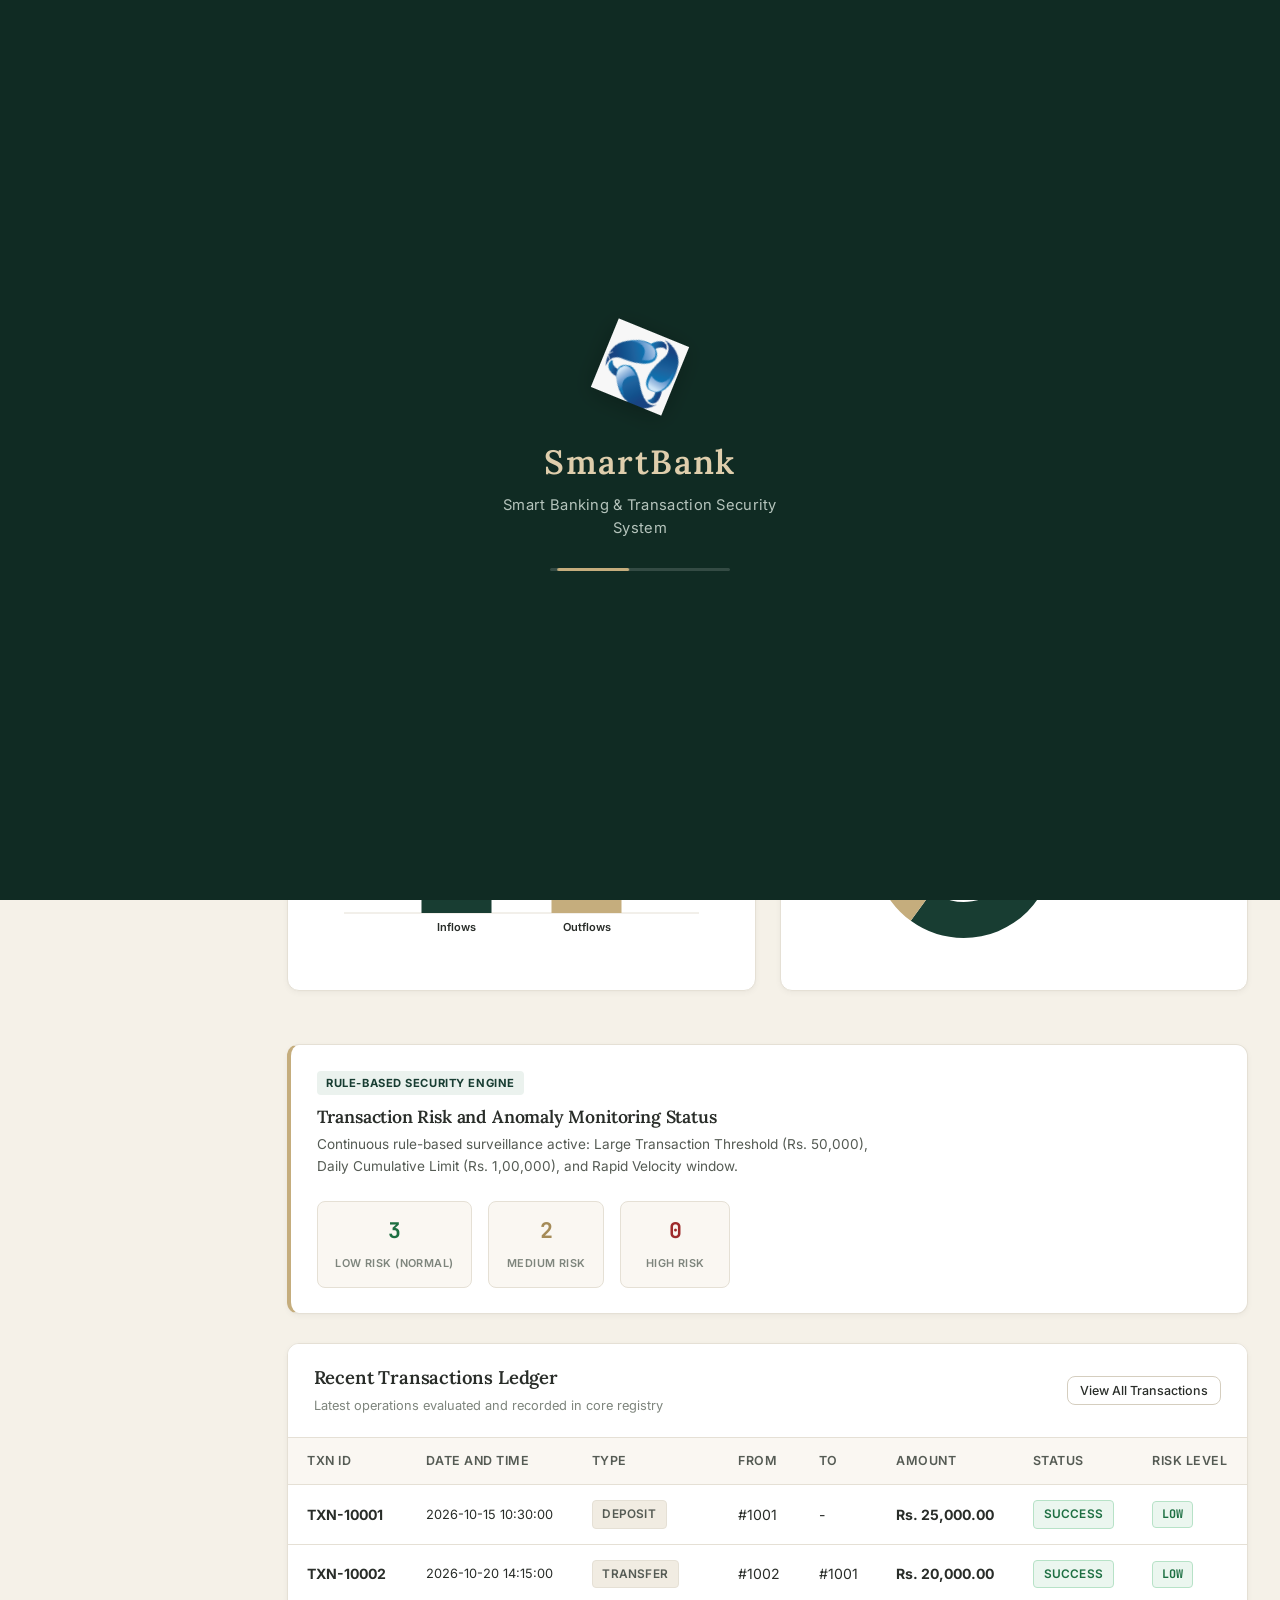
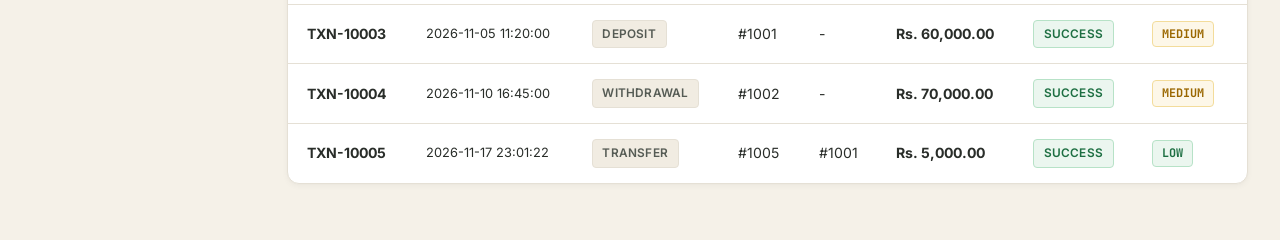
<file: index.html>
<!DOCTYPE html>
<html lang="en">
<head>
  <meta charset="UTF-8">
  <meta http-equiv="refresh" content="0; url=docs/index.html">
  <title>SmartBank - Smart Banking &amp; Transaction Security System</title>
</head>
<body>
  <p>Redirecting to <a href="docs/index.html">SmartBank Platform</a>...</p>
</body>
</html>
</file>
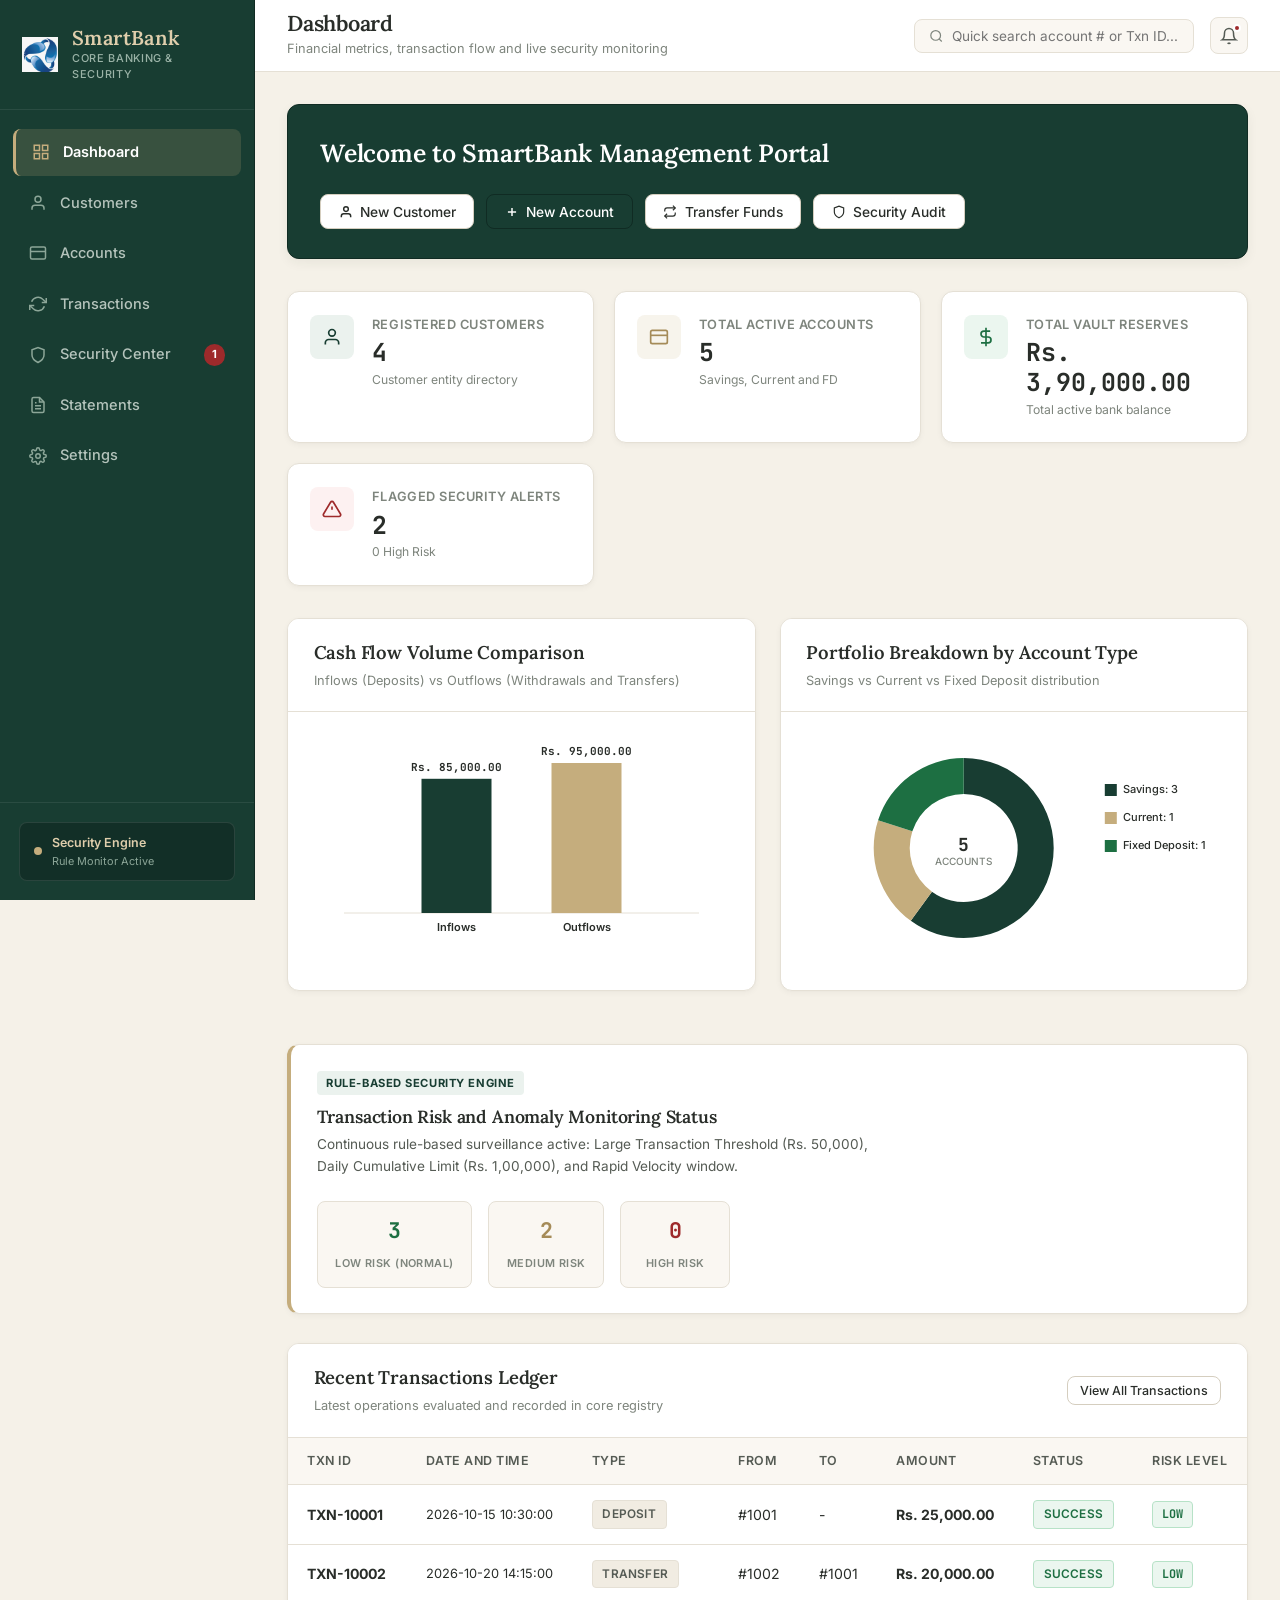
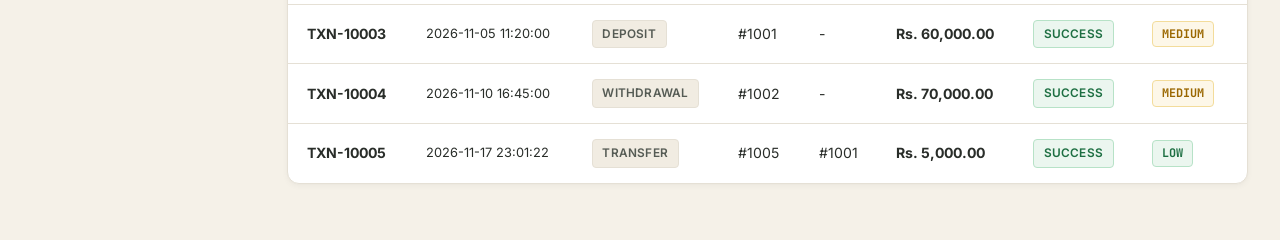
<file: docs/index.html>
<!DOCTYPE html>
<html lang="en">
<head>
  <meta charset="UTF-8">
  <meta name="viewport" content="width=device-width, initial-scale=1.0">
  <title>SmartBank - Smart Banking &amp; Transaction Security Management System</title>
  <link rel="stylesheet" href="style.css">
  <link rel="preconnect" href="https://fonts.googleapis.com">
  <link rel="preconnect" href="https://fonts.gstatic.com" crossorigin>
  <link href="https://fonts.googleapis.com/css2?family=Inter:wght@300;400;500;600;700&family=Lora:ital,wght@0,500;0,600;0,700;1,400&family=JetBrains+Mono:wght@400;500;600&display=swap" rel="stylesheet">
</head>
<body>

  <!-- Splash Screen with Rotating Logo -->
  <div id="splashScreen" class="splash-screen">
    <div class="splash-content">
      <div class="logo-wrapper">
        <img src="logo.png" alt="SmartBank Logo" class="splash-logo rotating-logo">
      </div>
      <h2 class="splash-title">SmartBank</h2>
      <p class="splash-subtitle">Smart Banking &amp; Transaction Security System</p>
      <div class="splash-loader-bar"><div class="splash-loader-fill"></div></div>
    </div>
  </div>

  <!-- Main App Layout -->
  <div class="app-container">

    <!-- Sidebar Navigation -->
    <aside class="sidebar" id="sidebar">
      <div class="sidebar-brand">
        <img src="logo.png" alt="SmartBank Logo" class="brand-logo">
        <div class="brand-text">
          <span class="brand-name">SmartBank</span>
          <span class="brand-tag">Core Banking &amp; Security</span>
        </div>
      </div>

      <nav class="sidebar-nav">
        <a href="#dashboard" class="nav-item active" data-page="dashboard">
          <span class="nav-icon">
            <svg width="18" height="18" viewBox="0 0 24 24" fill="none" stroke="currentColor" stroke-width="2"><rect x="3" y="3" width="7" height="7"></rect><rect x="14" y="3" width="7" height="7"></rect><rect x="14" y="14" width="7" height="7"></rect><rect x="3" y="14" width="7" height="7"></rect></svg>
          </span>
          <span class="nav-label">Dashboard</span>
        </a>

        <a href="#customers" class="nav-item" data-page="customers">
          <span class="nav-icon">
            <svg width="18" height="18" viewBox="0 0 24 24" fill="none" stroke="currentColor" stroke-width="2"><path d="M20 21v-2a4 4 0 0 0-4-4H8a4 4 0 0 0-4 4v2"></path><circle cx="12" cy="7" r="4"></circle></svg>
          </span>
          <span class="nav-label">Customers</span>
        </a>

        <a href="#accounts" class="nav-item" data-page="accounts">
          <span class="nav-icon">
            <svg width="18" height="18" viewBox="0 0 24 24" fill="none" stroke="currentColor" stroke-width="2"><rect x="2" y="4" width="20" height="16" rx="2"></rect><line x1="2" y1="10" x2="22" y2="10"></line></svg>
          </span>
          <span class="nav-label">Accounts</span>
        </a>

        <a href="#transactions" class="nav-item" data-page="transactions">
          <span class="nav-icon">
            <svg width="18" height="18" viewBox="0 0 24 24" fill="none" stroke="currentColor" stroke-width="2"><polyline points="23 4 23 10 17 10"></polyline><polyline points="1 20 1 14 7 14"></polyline><path d="M3.51 9a9 9 0 0 1 14.85-3.36L23 10M1 14l4.64 4.36A9 9 0 0 0 20.49 15"></path></svg>
          </span>
          <span class="nav-label">Transactions</span>
        </a>

        <a href="#security" class="nav-item" data-page="security">
          <span class="nav-icon">
            <svg width="18" height="18" viewBox="0 0 24 24" fill="none" stroke="currentColor" stroke-width="2"><path d="M12 22s8-4 8-10V5l-8-3-8 3v7c0 6 8 10 8 10z"></path></svg>
          </span>
          <span class="nav-label">Security Center</span>
          <span class="nav-badge" id="sidebarAlertBadge" style="display:none;">0</span>
        </a>

        <a href="#statements" class="nav-item" data-page="statements">
          <span class="nav-icon">
            <svg width="18" height="18" viewBox="0 0 24 24" fill="none" stroke="currentColor" stroke-width="2"><path d="M14 2H6a2 2 0 0 0-2 2v16a2 2 0 0 0 2 2h12a2 2 0 0 0 2-2V8z"></path><polyline points="14 2 14 8 20 8"></polyline><line x1="16" y1="13" x2="8" y2="13"></line><line x1="16" y1="17" x2="8" y2="17"></line><polyline points="10 9 9 9 8 9"></polyline></svg>
          </span>
          <span class="nav-label">Statements</span>
        </a>

        <a href="#settings" class="nav-item" data-page="settings">
          <span class="nav-icon">
            <svg width="18" height="18" viewBox="0 0 24 24" fill="none" stroke="currentColor" stroke-width="2"><circle cx="12" cy="12" r="3"></circle><path d="M19.4 15a1.65 1.65 0 0 0 .33 1.82l.06.06a2 2 0 0 1 0 2.83 2 2 0 0 1-2.83 0l-.06-.06a1.65 1.65 0 0 0-1.82-.33 1.65 1.65 0 0 0-1 1.51V21a2 2 0 0 1-2 2 2 2 0 0 1-2-2v-.09A1.65 1.65 0 0 0 9 19.4a1.65 1.65 0 0 0-1.82.33l-.06.06a2 2 0 0 1-2.83 0 2 2 0 0 1 0-2.83l.06-.06a1.65 1.65 0 0 0 .33-1.82 1.65 1.65 0 0 0-1.51-1H3a2 2 0 0 1-2-2 2 2 0 0 1 2-2h.09A1.65 1.65 0 0 0 4.6 9a1.65 1.65 0 0 0-.33-1.82l-.06-.06a2 2 0 0 1 0-2.83 2 2 0 0 1 2.83 0l.06.06a1.65 1.65 0 0 0 1.82.33H9a1.65 1.65 0 0 0 1-1.51V3a2 2 0 0 1 2-2 2 2 0 0 1 2 2v.09a1.65 1.65 0 0 0 1 1.51 1.65 1.65 0 0 0 1.82-.33l.06-.06a2 2 0 0 1 2.83 0 2 2 0 0 1 0 2.83l-.06.06a1.65 1.65 0 0 0-.33 1.82V9a1.65 1.65 0 0 0 1.51 1H21a2 2 0 0 1 2 2 2 2 0 0 1-2 2h-.09a1.65 1.65 0 0 0-1.51 1z"></path></svg>
          </span>
          <span class="nav-label">Settings</span>
        </a>
      </nav>

      <div class="sidebar-footer">
        <div class="security-chip">
          <span class="pulse-dot"></span>
          <div class="security-chip-text">
            <span class="chip-title">Security Engine</span>
            <span class="chip-sub">Rule Monitor Active</span>
          </div>
        </div>
      </div>
    </aside>

    <!-- Main Content Area -->
    <div class="main-wrapper">

      <!-- Top Header Navigation -->
      <header class="topbar">
        <div class="topbar-left">
          <button class="menu-toggle" id="menuToggle" aria-label="Toggle Navigation">
            <svg width="20" height="20" viewBox="0 0 24 24" fill="none" stroke="currentColor" stroke-width="2"><line x1="3" y1="12" x2="21" y2="12"></line><line x1="3" y1="6" x2="21" y2="6"></line><line x1="3" y1="18" x2="21" y2="18"></line></svg>
          </button>
          <div class="page-title-box">
            <h1 class="page-title" id="pageTitleHeading">Dashboard</h1>
            <span class="page-subtitle" id="pageSubtitleHeading">Financial metrics, transaction flow and live security monitoring</span>
          </div>
        </div>

        <div class="topbar-right">
          <!-- Global Search Box -->
          <div class="search-box">
            <svg class="search-icon" width="16" height="16" viewBox="0 0 24 24" fill="none" stroke="currentColor" stroke-width="2"><circle cx="11" cy="11" r="8"></circle><line x1="21" y1="21" x2="16.65" y2="16.65"></line></svg>
            <input type="text" id="globalSearchInput" placeholder="Quick search account # or Txn ID...">
          </div>

          <!-- Notification Bell -->
          <button class="topbar-btn" id="notifBellBtn" title="Security Alerts">
            <svg width="18" height="18" viewBox="0 0 24 24" fill="none" stroke="currentColor" stroke-width="2"><path d="M18 8A6 6 0 0 0 6 8c0 7-3 9-3 9h18s-3-2-3-9"></path><path d="M13.73 21a2 2 0 0 1-3.46 0"></path></svg>
            <span class="badge-dot" id="headerAlertBadge" style="display:none;"></span>
          </button>
        </div>
      </header>

      <!-- Main Dynamic Content Container -->
      <main class="content-body">

        <!-- ================= PAGE: DASHBOARD ================= -->
        <section class="page-section active" id="page-dashboard">
          
          <!-- Welcome Hero Bar (Date/Day removed as requested) -->
          <div class="dashboard-hero">
            <div class="hero-left">
              <h2>Welcome to SmartBank Management Portal</h2>
            </div>
            <div class="hero-actions">
              <button class="btn btn-secondary" onclick="openRegisterCustomerModal()">
                <svg width="14" height="14" viewBox="0 0 24 24" fill="none" stroke="currentColor" stroke-width="2.5"><path d="M20 21v-2a4 4 0 0 0-4-4H8a4 4 0 0 0-4 4v2"></path><circle cx="12" cy="7" r="4"></circle></svg>
                New Customer
              </button>
              <button class="btn btn-primary" onclick="navigateTo('accounts', 'create')">
                <svg width="14" height="14" viewBox="0 0 24 24" fill="none" stroke="currentColor" stroke-width="2.5"><line x1="12" y1="5" x2="12" y2="19"></line><line x1="5" y1="12" x2="19" y2="12"></line></svg>
                New Account
              </button>
              <button class="btn btn-secondary" onclick="navigateTo('transactions', 'transfer')">
                <svg width="14" height="14" viewBox="0 0 24 24" fill="none" stroke="currentColor" stroke-width="2"><polyline points="17 1 21 5 17 9"></polyline><path d="M3 11V9a4 4 0 0 1 4-4h14"></path><polyline points="7 23 3 19 7 15"></polyline><path d="M21 13v2a4 4 0 0 1-4 4H3"></path></svg>
                Transfer Funds
              </button>
              <button class="btn btn-secondary" onclick="navigateTo('security')">
                <svg width="14" height="14" viewBox="0 0 24 24" fill="none" stroke="currentColor" stroke-width="2"><path d="M12 22s8-4 8-10V5l-8-3-8 3v7c0 6 8 10 8 10z"></path></svg>
                Security Audit
              </button>
            </div>
          </div>

          <!-- Key Metrics Cards -->
          <div class="stats-grid">
            <div class="stat-card">
              <div class="stat-icon-wrap bg-forest-subtle text-forest">
                <svg width="20" height="20" viewBox="0 0 24 24" fill="none" stroke="currentColor" stroke-width="2"><path d="M20 21v-2a4 4 0 0 0-4-4H8a4 4 0 0 0-4 4v2"></path><circle cx="12" cy="7" r="4"></circle></svg>
              </div>
              <div class="stat-content">
                <span class="stat-label">Registered Customers</span>
                <span class="stat-value" id="statCustomersCount">0</span>
                <span class="stat-meta text-muted">Customer entity directory</span>
              </div>
            </div>

            <div class="stat-card">
              <div class="stat-icon-wrap bg-brass-subtle text-brass">
                <svg width="20" height="20" viewBox="0 0 24 24" fill="none" stroke="currentColor" stroke-width="2"><rect x="2" y="4" width="20" height="16" rx="2"></rect><line x1="2" y1="10" x2="22" y2="10"></line></svg>
              </div>
              <div class="stat-content">
                <span class="stat-label">Total Active Accounts</span>
                <span class="stat-value" id="statAccountsCount">0</span>
                <span class="stat-meta text-muted">Savings, Current and FD</span>
              </div>
            </div>

            <div class="stat-card">
              <div class="stat-icon-wrap bg-green-subtle text-green">
                <svg width="20" height="20" viewBox="0 0 24 24" fill="none" stroke="currentColor" stroke-width="2"><line x1="12" y1="1" x2="12" y2="23"></line><path d="M17 5H9.5a3.5 3.5 0 0 0 0 7h5a3.5 3.5 0 0 1 0 7H6"></path></svg>
              </div>
              <div class="stat-content">
                <span class="stat-label">Total Vault Reserves</span>
                <span class="stat-value text-green" id="statTotalDeposits">Rs. 0.00</span>
                <span class="stat-meta text-muted">Total active bank balance</span>
              </div>
            </div>

            <div class="stat-card">
              <div class="stat-icon-wrap bg-red-subtle text-red">
                <svg width="20" height="20" viewBox="0 0 24 24" fill="none" stroke="currentColor" stroke-width="2"><path d="M10.29 3.86L1.82 18a2 2 0 0 0 1.71 3h16.94a2 2 0 0 0 1.71-3L13.71 3.86a2 2 0 0 0-3.42 0z"></path><line x1="12" y1="9" x2="12" y2="13"></line><line x1="12" y1="17" x2="12.01" y2="17"></line></svg>
              </div>
              <div class="stat-content">
                <span class="stat-label">Flagged Security Alerts</span>
                <span class="stat-value text-red" id="statAlertsCount">0</span>
                <span class="stat-meta text-muted" id="statHighRiskSub">0 High Risk</span>
              </div>
            </div>
          </div>

          <!-- Portfolio and Flow Summary Cards -->
          <div class="charts-grid">
            <div class="card chart-card">
              <div class="card-header flex-header">
                <div>
                  <h3>Cash Flow Volume Comparison</h3>
                  <span class="card-subtitle">Inflows (Deposits) vs Outflows (Withdrawals and Transfers)</span>
                </div>
              </div>
              <div class="card-body">
                <div class="canvas-container">
                  <canvas id="cashFlowChart" height="220"></canvas>
                </div>
              </div>
            </div>

            <div class="card chart-card">
              <div class="card-header flex-header">
                <div>
                  <h3>Portfolio Breakdown by Account Type</h3>
                  <span class="card-subtitle">Savings vs Current vs Fixed Deposit distribution</span>
                </div>
              </div>
              <div class="card-body">
                <div class="canvas-container">
                  <canvas id="accountTypeChart" height="220"></canvas>
                </div>
              </div>
            </div>
          </div>

          <!-- Security Overview Banner -->
          <div class="security-overview-card">
            <div class="sec-left">
              <div class="sec-badge">RULE-BASED SECURITY ENGINE</div>
              <h3>Transaction Risk and Anomaly Monitoring Status</h3>
              <p>Continuous rule-based surveillance active: Large Transaction Threshold (Rs. 50,000), Daily Cumulative Limit (Rs. 1,00,000), and Rapid Velocity window.</p>
            </div>
            <div class="sec-stats">
              <div class="sec-stat-box low">
                <span class="sec-val" id="dashLowRiskCount">0</span>
                <span class="sec-lbl">LOW RISK (Normal)</span>
              </div>
              <div class="sec-stat-box medium">
                <span class="sec-val" id="dashMedRiskCount">0</span>
                <span class="sec-lbl">MEDIUM RISK</span>
              </div>
              <div class="sec-stat-box high">
                <span class="sec-val" id="dashHighRiskCount">0</span>
                <span class="sec-lbl">HIGH RISK</span>
              </div>
            </div>
          </div>

          <!-- Recent Transactions Preview -->
          <div class="card">
            <div class="card-header flex-header">
              <div>
                <h3>Recent Transactions Ledger</h3>
                <span class="card-subtitle">Latest operations evaluated and recorded in core registry</span>
              </div>
              <button class="btn btn-secondary btn-sm" onclick="navigateTo('transactions')">View All Transactions</button>
            </div>
            <div class="table-wrapper">
              <table class="data-table">
                <thead>
                  <tr>
                    <th>Txn ID</th>
                    <th>Date and Time</th>
                    <th>Type</th>
                    <th>From</th>
                    <th>To</th>
                    <th>Amount</th>
                    <th>Status</th>
                    <th>Risk Level</th>
                  </tr>
                </thead>
                <tbody id="dashRecentTxnBody">
                  <tr><td colspan="8" class="text-center text-muted">No transactions recorded yet.</td></tr>
                </tbody>
              </table>
            </div>
          </div>

        </section>

        <!-- ================= PAGE: CUSTOMERS ================= -->
        <section class="page-section" id="page-customers">
          
          <div class="section-toolbar">
            <div class="toolbar-search">
              <input type="text" id="customerSearchInput" class="form-control" placeholder="Search customer by name, ID, email or phone...">
            </div>
            <button class="btn btn-primary" id="btnOpenRegisterCustomerModal">
              <svg width="14" height="14" viewBox="0 0 24 24" fill="none" stroke="currentColor" stroke-width="2.5"><line x1="12" y1="5" x2="12" y2="19"></line><line x1="5" y1="12" x2="19" y2="12"></line></svg>
              Register New Customer
            </button>
          </div>

          <!-- Customers Directory Table -->
          <div class="card">
            <div class="card-header flex-header">
              <div>
                <h3>Registered Customer Directory</h3>
                <span class="card-subtitle">Customer profiles holding one or multiple specialized bank accounts</span>
              </div>
              <span class="badge badge-neutral" id="customerCountBadge">0 Customers</span>
            </div>
            <div class="table-wrapper">
              <table class="data-table">
                <thead>
                  <tr>
                    <th>Customer ID</th>
                    <th>Full Name</th>
                    <th>Email Address</th>
                    <th>Phone Number</th>
                    <th>Owned Accounts</th>
                    <th>Actions</th>
                  </tr>
                </thead>
                <tbody id="customersTableBody">
                  <!-- Populated by app.js -->
                </tbody>
              </table>
            </div>
          </div>

        </section>

        <!-- ================= PAGE: ACCOUNTS ================= -->
        <section class="page-section" id="page-accounts">
          
          <div class="section-toolbar">
            <div class="toolbar-search">
              <input type="text" id="accountSearchInput" class="form-control" placeholder="Search accounts by name, account # or customer ID...">
              <select id="accountTypeFilter" class="form-control filter-select">
                <option value="ALL">All Account Types</option>
                <option value="Savings Account">Savings Accounts</option>
                <option value="Current Account">Current Accounts</option>
                <option value="Fixed Deposit">Fixed Deposits</option>
              </select>
            </div>
            <button class="btn btn-primary" id="btnOpenCreateAccountModal">
              <svg width="14" height="14" viewBox="0 0 24 24" fill="none" stroke="currentColor" stroke-width="2.5"><line x1="12" y1="5" x2="12" y2="19"></line><line x1="5" y1="12" x2="19" y2="12"></line></svg>
              Open New Account
            </button>
          </div>

          <!-- Accounts Directory Table -->
          <div class="card">
            <div class="card-header flex-header">
              <div>
                <h3>Registered Banking Accounts</h3>
                <span class="card-subtitle">Encapsulated account records with specialized interest and withdrawal rules</span>
              </div>
              <span class="badge badge-neutral" id="accountCountBadge">0 Accounts</span>
            </div>
            <div class="table-wrapper">
              <table class="data-table">
                <thead>
                  <tr>
                    <th>Account #</th>
                    <th>Customer ID</th>
                    <th>Account Holder</th>
                    <th>Account Type</th>
                    <th>Features / Limits</th>
                    <th>Current Balance</th>
                    <th>Status</th>
                    <th>Actions</th>
                  </tr>
                </thead>
                <tbody id="accountsTableBody">
                  <!-- Populated by app.js -->
                </tbody>
              </table>
            </div>
          </div>

        </section>

        <!-- ================= PAGE: TRANSACTIONS ================= -->
        <section class="page-section" id="page-transactions">
          
          <div class="grid-layout-2col">
            
            <!-- Left: Operations Forms Container -->
            <div class="card">
              <div class="card-header">
                <h3>Banking Operations Form</h3>
                <span class="card-subtitle">Perform deposits, withdrawals, or atomic fund transfers</span>
              </div>
              
              <!-- Operation Tabs -->
              <div class="tabs-nav">
                <button class="tab-btn active" data-tx-tab="deposit">Deposit Funds</button>
                <button class="tab-btn" data-tx-tab="withdraw">Withdraw Funds</button>
                <button class="tab-btn" data-tx-tab="transfer">Transfer Money</button>
              </div>

              <div class="card-body">

                <!-- DEPOSIT FORM -->
                <form id="depositForm" class="tx-form active">
                  <div class="form-group">
                    <label>Destination Account Number <span class="required">*</span></label>
                    <input type="number" id="depAccountNum" class="form-control" placeholder="Enter account # (e.g. 1001)" required>
                    <span class="account-peek" id="depAccountPeek"></span>
                  </div>
                  <div class="form-group">
                    <label>Deposit Amount (Rs.) <span class="required">*</span></label>
                    <input type="number" step="0.01" min="1" id="depAmount" class="form-control" placeholder="0.00" required>
                  </div>
                  <div class="form-group">
                    <label>Narration / Description</label>
                    <input type="text" id="depNote" class="form-control" placeholder="e.g. Salary credit, Cash deposit">
                  </div>
                  <button type="submit" class="btn btn-primary btn-block">Process Deposit</button>
                </form>

                <!-- WITHDRAWAL FORM -->
                <form id="withdrawForm" class="tx-form">
                  <div class="form-group">
                    <label>Source Account Number <span class="required">*</span></label>
                    <input type="number" id="withAccountNum" class="form-control" placeholder="Enter account # (e.g. 1001)" required>
                    <span class="account-peek" id="withAccountPeek"></span>
                  </div>
                  <div class="form-group">
                    <label>Withdrawal Amount (Rs.) <span class="required">*</span></label>
                    <input type="number" step="0.01" min="1" id="withAmount" class="form-control" placeholder="0.00" required>
                    <span class="form-hint">Savings requires Rs. 1,000 min balance. Current accounts support approved overdraft.</span>
                  </div>
                  <div class="form-group">
                    <label>Reason / Note</label>
                    <input type="text" id="withNote" class="form-control" placeholder="e.g. ATM cash withdrawal">
                  </div>
                  <button type="submit" class="btn btn-danger btn-block">Process Withdrawal</button>
                </form>

                <!-- TRANSFER FORM -->
                <form id="transferForm" class="tx-form">
                  <div class="form-group">
                    <label>Source (Sender) Account # <span class="required">*</span></label>
                    <input type="number" id="trSenderNum" class="form-control" placeholder="Sender account # (e.g. 1001)" required>
                    <span class="account-peek" id="trSenderPeek"></span>
                  </div>
                  <div class="form-group">
                    <label>Destination (Receiver) Account # <span class="required">*</span></label>
                    <input type="number" id="trReceiverNum" class="form-control" placeholder="Receiver account # (e.g. 1002)" required>
                    <span class="account-peek" id="trReceiverPeek"></span>
                  </div>
                  <div class="form-group">
                    <label>Transfer Amount (Rs.) <span class="required">*</span></label>
                    <input type="number" step="0.01" min="1" id="trAmount" class="form-control" placeholder="0.00" required>
                  </div>
                  <div class="form-group">
                    <label>Transfer Narration / Purpose</label>
                    <input type="text" id="trNote" class="form-control" placeholder="e.g. Invoice settlement, Fund transfer">
                  </div>
                  <button type="submit" class="btn btn-primary btn-block">Execute Atomic Transfer</button>
                </form>

              </div>
            </div>

            <!-- Right: Real-time Transaction Receipt Card -->
            <div class="card receipt-card">
              <div class="card-header flex-header">
                <div>
                  <h3>Transaction Audit Receipt</h3>
                  <span class="card-subtitle">Real-time ledger voucher and security evaluation stamp</span>
                </div>
              </div>
              <div class="card-body" id="receiptOutputContainer">
                <div class="empty-state">
                  <svg width="48" height="48" viewBox="0 0 24 24" fill="none" stroke="currentColor" stroke-width="1.5"><path d="M14 2H6a2 2 0 0 0-2 2v16a2 2 0 0 0 2 2h12a2 2 0 0 0 2-2V8z"></path><polyline points="14 2 14 8 20 8"></polyline><line x1="16" y1="13" x2="8" y2="13"></line><line x1="16" y1="17" x2="8" y2="17"></line></svg>
                  <h4>No Active Receipt</h4>
                  <p>Execute an operation on the left to generate an instant audit receipt.</p>
                </div>
              </div>
            </div>

          </div>

          <!-- Transaction History Section with Search & Filters -->
          <div class="card mt-4">
            <div class="card-header flex-header">
              <div>
                <h3>Transaction History &amp; Audit Log</h3>
                <span class="card-subtitle">Complete chronological record of all banking events with risk tagging</span>
              </div>
              <div class="toolbar-search">
                <input type="text" id="txHistorySearch" class="form-control" placeholder="Search by Txn ID or Acc #...">
                <select id="txTypeFilter" class="form-control filter-select">
                  <option value="ALL">All Types</option>
                  <option value="DEPOSIT">Deposits</option>
                  <option value="WITHDRAWAL">Withdrawals</option>
                  <option value="TRANSFER">Transfers</option>
                </select>
                <select id="txRiskFilter" class="form-control filter-select">
                  <option value="ALL">All Risk Levels</option>
                  <option value="LOW">Low Risk</option>
                  <option value="MEDIUM">Medium Risk</option>
                  <option value="HIGH">High Risk</option>
                </select>
              </div>
            </div>
            <div class="table-wrapper">
              <table class="data-table">
                <thead>
                  <tr>
                    <th>Txn ID</th>
                    <th>Timestamp</th>
                    <th>Type</th>
                    <th>From</th>
                    <th>To</th>
                    <th>Amount</th>
                    <th>Status</th>
                    <th>Risk Category</th>
                    <th>Narration</th>
                  </tr>
                </thead>
                <tbody id="transactionHistoryTableBody">
                  <!-- Populated by app.js -->
                </tbody>
              </table>
            </div>
          </div>

        </section>

        <!-- ================= PAGE: SECURITY CENTER ================= -->
        <section class="page-section" id="page-security">
          
          <!-- Security Stats Grid -->
          <div class="stats-grid">
            <div class="stat-card">
              <div class="stat-icon-wrap bg-red-subtle text-red">
                <svg width="20" height="20" viewBox="0 0 24 24" fill="none" stroke="currentColor" stroke-width="2"><path d="M12 22s8-4 8-10V5l-8-3-8 3v7c0 6 8 10 8 10z"></path></svg>
              </div>
              <div class="stat-content">
                <span class="stat-label">Total Flagged Events</span>
                <span class="stat-value text-red" id="secTotalAlerts">0</span>
                <span class="stat-meta text-muted">Audited by rule engine</span>
              </div>
            </div>

            <div class="stat-card">
              <div class="stat-icon-wrap bg-red-subtle text-red">
                <svg width="20" height="20" viewBox="0 0 24 24" fill="none" stroke="currentColor" stroke-width="2"><circle cx="12" cy="12" r="10"></circle><line x1="12" y1="8" x2="12" y2="12"></line><line x1="12" y1="16" x2="12.01" y2="16"></line></svg>
              </div>
              <div class="stat-content">
                <span class="stat-label">High-Risk Alerts</span>
                <span class="stat-value text-red" id="secHighRiskCount">0</span>
                <span class="stat-meta text-muted">Critical thresholds breached</span>
              </div>
            </div>

            <div class="stat-card">
              <div class="stat-icon-wrap bg-brass-subtle text-brass">
                <svg width="20" height="20" viewBox="0 0 24 24" fill="none" stroke="currentColor" stroke-width="2"><path d="M10.29 3.86L1.82 18a2 2 0 0 0 1.71 3h16.94a2 2 0 0 0 1.71-3L13.71 3.86a2 2 0 0 0-3.42 0z"></path></svg>
              </div>
              <div class="stat-content">
                <span class="stat-label">Medium-Risk Alerts</span>
                <span class="stat-value text-brass" id="secMedRiskCount">0</span>
                <span class="stat-meta text-muted">Advisory review events</span>
              </div>
            </div>

            <div class="stat-card">
              <div class="stat-icon-wrap bg-green-subtle text-green">
                <svg width="20" height="20" viewBox="0 0 24 24" fill="none" stroke="currentColor" stroke-width="2"><polyline points="20 6 9 17 4 12"></polyline></svg>
              </div>
              <div class="stat-content">
                <span class="stat-label">Reviewed &amp; Cleared</span>
                <span class="stat-value text-green" id="secApprovedCount">0</span>
                <span class="stat-meta text-muted">Cleared by supervisor</span>
              </div>
            </div>
          </div>

          <!-- Active Security Rules Card -->
          <div class="card mb-4">
            <div class="card-header">
              <h3>Rule-Based Anomaly Detection Configuration</h3>
              <span class="card-subtitle">Active financial risk policies monitored across all accounts</span>
            </div>
            <div class="card-body">
              <div class="rules-grid">
                <div class="rule-box">
                  <div class="rule-header">
                    <span class="rule-tag tag-high">Rule 1</span>
                    <h4>Large Transaction Alert</h4>
                  </div>
                  <p>Transactions exceeding configured threshold are flagged for immediate supervisory review.</p>
                  <div class="rule-meta">Threshold: <strong id="cfgRuleLargeTx">Rs. 50,000.00</strong></div>
                </div>

                <div class="rule-box">
                  <div class="rule-header">
                    <span class="rule-tag tag-high">Rule 2</span>
                    <h4>Daily Cumulative Debit Limit</h4>
                  </div>
                  <p>Monitors cumulative daily withdrawals and outgoing transfers per account to prevent account drain.</p>
                  <div class="rule-meta">Daily Limit: <strong id="cfgRuleDaily">Rs. 1,00,000.00</strong></div>
                </div>

                <div class="rule-box">
                  <div class="rule-header">
                    <span class="rule-tag tag-medium">Rule 3</span>
                    <h4>Rapid Transaction Velocity</h4>
                  </div>
                  <p>Detects multiple rapid consecutive transactions within a narrow time window using epoch-based timestamp analysis.</p>
                  <div class="rule-meta">Velocity Rule: <strong id="cfgRuleVelocity">3 transactions in 2 mins</strong></div>
                </div>
              </div>
            </div>
          </div>

          <!-- Live Security Alerts Table -->
          <div class="card">
            <div class="card-header flex-header">
              <div>
                <h3>Security Events &amp; Anomaly Alerts Log</h3>
                <span class="card-subtitle">All transactions flagged by rule-based monitoring with administrative review actions</span>
              </div>
            </div>
            <div class="table-wrapper">
              <table class="data-table">
                <thead>
                  <tr>
                    <th>Alert ID</th>
                    <th>Txn ID</th>
                    <th>Account #</th>
                    <th>Amount</th>
                    <th>Risk Category</th>
                    <th>Flag Reason</th>
                    <th>Timestamp</th>
                    <th>Review Status</th>
                    <th>Action</th>
                  </tr>
                </thead>
                <tbody id="securityAlertsTableBody">
                  <!-- Populated by app.js -->
                </tbody>
              </table>
            </div>
          </div>

        </section>

        <!-- ================= PAGE: STATEMENTS ================= -->
        <section class="page-section" id="page-statements">
          
          <div class="statement-search-toolbar">
            <div class="form-group mb-0">
              <label>Select Account for Statement Generation</label>
              <div class="d-flex gap-2">
                <input type="number" id="stmtAccountInput" class="form-control" placeholder="Enter Account # (e.g. 1001)">
                <button class="btn btn-primary" id="btnGenerateStatement">Generate Statement</button>
                <button class="btn btn-secondary" id="btnPrintStatement" onclick="window.print()">Print / Export PDF</button>
              </div>
            </div>
          </div>

          <!-- Printable Official Bank Statement Document -->
          <div class="statement-document card" id="statementDocumentContainer">
            <div class="statement-header">
              <div class="stmt-brand">
                <img src="logo.png" alt="SmartBank Logo" class="brand-logo">
                <div>
                  <h2>SmartBank Financial Corporation</h2>
                  <p>Core Banking &amp; Financial Security Division | Official Account Statement</p>
                </div>
              </div>
              <div class="stmt-meta text-right">
                <span class="stmt-date" id="stmtCurrentDate">Date: 2026-11-17</span>
                <span class="stmt-badge">CERTIFIED COPY</span>
              </div>
            </div>

            <div class="statement-account-info" id="stmtAccountDetailsBox">
              <div class="info-cell">
                <span class="lbl">Customer ID</span>
                <span class="val" id="stmtCustomerId">CUST-201</span>
              </div>
              <div class="info-cell">
                <span class="lbl">Account Holder</span>
                <span class="val" id="stmtHolderName">Vikram Malhotra</span>
              </div>
              <div class="info-cell">
                <span class="lbl">Account Number</span>
                <span class="val" id="stmtAccountNum">1001</span>
              </div>
              <div class="info-cell">
                <span class="lbl">Account Type</span>
                <span class="val" id="stmtAccountType">Savings Account</span>
              </div>
              <div class="info-cell">
                <span class="lbl">Current Balance</span>
                <span class="val text-green" id="stmtClosingBalance">Rs. 0.00</span>
              </div>
            </div>

            <div class="statement-ledger">
              <h4>Transaction History Ledger</h4>
              <table class="data-table">
                <thead>
                  <tr>
                    <th>Date and Time</th>
                    <th>Transaction ID</th>
                    <th>Description</th>
                    <th>Type</th>
                    <th>Amount</th>
                    <th>Balance</th>
                  </tr>
                </thead>
                <tbody id="stmtLedgerBody">
                  <tr><td colspan="6" class="text-center text-muted">Enter an account number above to view statement records.</td></tr>
                </tbody>
              </table>
            </div>

            <div class="statement-footer">
              <p>This is a certified bank statement generated by SmartBank Core Banking System. Demonstrates C++ OOP Friend Class pattern with privileged account access.</p>
              <p class="stmt-sign">Authorized System Controller: System Administrator</p>
            </div>
          </div>

        </section>

        <!-- ================= PAGE: SETTINGS ================= -->
        <section class="page-section" id="page-settings">
          
          <div class="grid-layout-2col">
            
            <!-- Security Rules Settings -->
            <div class="card">
              <div class="card-header">
                <h3>Security Threshold Settings</h3>
                <span class="card-subtitle">Tune the rule-based fraud detection engine thresholds</span>
              </div>
              <div class="card-body">
                <form id="settingsRulesForm">
                  <div class="form-group">
                    <label>Large Transaction Alert Threshold (Rs.)</label>
                    <input type="number" id="setLargeThreshold" class="form-control" value="50000" min="1000">
                    <span class="form-hint">Transactions >= this value trigger MEDIUM risk. >= 2x triggers HIGH risk.</span>
                  </div>
                  <div class="form-group">
                    <label>Daily Cumulative Debit Limit (Rs.)</label>
                    <input type="number" id="setDailyLimit" class="form-control" value="100000" min="5000">
                    <span class="form-hint">Alerts when daily outgoing debits exceed this volume.</span>
                  </div>
                  <div class="form-group">
                    <label>Velocity Burst Transaction Count</label>
                    <input type="number" id="setVelocityCount" class="form-control" value="3" min="2" max="10">
                    <span class="form-hint">Number of transactions within 2 minutes before triggering alert.</span>
                  </div>
                  <button type="submit" class="btn btn-primary">Save Security Rules</button>
                </form>
              </div>
            </div>

            <!-- Persistence & Storage Management -->
            <div class="card">
              <div class="card-header">
                <h3>Storage &amp; Data Management</h3>
                <span class="card-subtitle">Manage client-side persistent banking database</span>
              </div>
              <div class="card-body">
                <div class="storage-info-box">
                  <div class="d-flex justify-between align-center mb-2">
                    <span class="font-600">Storage Engine:</span>
                    <span class="badge badge-success">LocalStorage Active</span>
                  </div>
                  <p class="text-sm text-secondary mb-3">All customers, accounts, transactions, and security alerts automatically persist across application restarts and page refreshes.</p>
                </div>

                <div class="settings-actions-list">
                  <button class="btn btn-secondary btn-block" id="btnExportJSON">
                    <svg width="14" height="14" viewBox="0 0 24 24" fill="none" stroke="currentColor" stroke-width="2"><path d="M21 15v4a2 2 0 0 1-2 2H5a2 2 0 0 1-2-2v-4"></path><polyline points="7 10 12 15 17 10"></polyline><line x1="12" y1="15" x2="12" y2="3"></line></svg>
                    Export Banking Database (JSON)
                  </button>
                  <button class="btn btn-secondary btn-block" id="btnResetDemoData">
                    <svg width="14" height="14" viewBox="0 0 24 24" fill="none" stroke="currentColor" stroke-width="2"><polyline points="1 4 1 10 7 10"></polyline><path d="M3.51 15a9 9 0 1 0 2.13-9.36L1 10"></path></svg>
                    Reload Default Demo Accounts
                  </button>
                  <button class="btn btn-danger btn-block" id="btnClearAllData">
                    <svg width="14" height="14" viewBox="0 0 24 24" fill="none" stroke="currentColor" stroke-width="2"><polyline points="3 6 5 6 21 6"></polyline><path d="M19 6v14a2 2 0 0 1-2 2H7a2 2 0 0 1-2-2V6m3 0V4a2 2 0 0 1 2-2h4a2 2 0 0 1 2 2v2"></path></svg>
                    Wipe Database (Clear All)
                  </button>
                </div>
              </div>
            </div>

          </div>

        </section>

      </main>

    </div>

  </div>

  <!-- ================= MODAL: REGISTER CUSTOMER ================= -->
  <div class="modal-overlay" id="registerCustomerModal">
    <div class="modal-dialog">
      <div class="modal-header">
        <div>
          <h3>Register New Customer Profile</h3>
          <span class="modal-subtitle">Create a primary customer profile before opening banking accounts</span>
        </div>
        <button class="modal-close" id="btnCloseCustomerModal">&times;</button>
      </div>

      <div class="modal-body">
        <form id="registerCustomerForm">
          <div class="form-group">
            <label>Customer Full Name <span class="required">*</span></label>
            <input type="text" id="custNameInput" class="form-control" placeholder="e.g. Priya Nair" required>
          </div>

          <div class="form-group">
            <label>Email Address <span class="required">*</span></label>
            <input type="email" id="custEmailInput" class="form-control" placeholder="e.g. priya.nair@techhub.in" required>
          </div>

          <div class="form-group">
            <label>Contact Phone Number <span class="required">*</span></label>
            <input type="text" id="custPhoneInput" class="form-control" placeholder="e.g. +91 98204 45678" required>
          </div>

          <div class="modal-footer">
            <button type="button" class="btn btn-secondary" id="btnCancelCustomerModal">Cancel</button>
            <button type="submit" class="btn btn-primary">Create Customer Profile</button>
          </div>
        </form>
      </div>
    </div>
  </div>

  <!-- ================= MODAL: EDIT CUSTOMER CONTACT ================= -->
  <div class="modal-overlay" id="editCustomerModal">
    <div class="modal-dialog">
      <div class="modal-header">
        <div>
          <h3>Update Customer Contact Information</h3>
          <span class="modal-subtitle" id="editCustSubtitle">CUST-201</span>
        </div>
        <button class="modal-close" id="btnCloseEditCustModal">&times;</button>
      </div>

      <div class="modal-body">
        <form id="editCustomerForm">
          <input type="hidden" id="editCustId">
          <div class="form-group">
            <label>Customer Full Name</label>
            <input type="text" id="editCustName" class="form-control" readonly style="background-color: var(--bg-subtle);">
          </div>

          <div class="form-group">
            <label>Email Address <span class="required">*</span></label>
            <input type="email" id="editCustEmail" class="form-control" required>
          </div>

          <div class="form-group">
            <label>Contact Phone Number <span class="required">*</span></label>
            <input type="text" id="editCustPhone" class="form-control" required>
          </div>

          <div class="modal-footer">
            <button type="button" class="btn btn-secondary" id="btnCancelEditCustModal">Cancel</button>
            <button type="submit" class="btn btn-primary">Save Changes</button>
          </div>
        </form>
      </div>
    </div>
  </div>

  <!-- ================= MODAL: CUSTOMER ACCOUNTS LIST ================= -->
  <div class="modal-overlay" id="customerAccountsModal">
    <div class="modal-dialog modal-lg">
      <div class="modal-header">
        <div>
          <h3>Customer Portfolio &amp; Owned Accounts</h3>
          <span class="modal-subtitle" id="custAccModalSubtitle">Accounts belonging to customer</span>
        </div>
        <button class="modal-close" id="btnCloseCustAccModal">&times;</button>
      </div>
      <div class="modal-body" id="customerAccountsModalBody">
        <!-- Injected dynamically -->
      </div>
    </div>
  </div>

  <!-- ================= MODAL: CREATE ACCOUNT ================= -->
  <div class="modal-overlay" id="createAccountModal">
    <div class="modal-dialog">
      <div class="modal-header">
        <div>
          <h3>Open New Bank Account</h3>
          <span class="modal-subtitle">Link account to a registered customer and set parameters</span>
        </div>
        <button class="modal-close" id="btnCloseCreateModal">&times;</button>
      </div>

      <div class="modal-body">
        
        <!-- Account Type Selector Tabs -->
        <div class="modal-type-tabs">
          <button class="modal-type-btn active" data-type="savings">
            <span class="title">Savings Account</span>
            <span class="desc">4.0% Interest | Rs. 1,000 Min Bal</span>
          </button>
          <button class="modal-type-btn" data-type="current">
            <span class="title">Current Account</span>
            <span class="desc">0.0% Interest | Overdraft</span>
          </button>
          <button class="modal-type-btn" data-type="fd">
            <span class="title">Fixed Deposit</span>
            <span class="desc">Up to 7.5% | Term Lock-in</span>
          </button>
        </div>

        <form id="createAccountForm">
          <div class="form-group">
            <label>Assign to Customer <span class="required">*</span></label>
            <select id="caCustomerId" class="form-control" required>
              <!-- Populated dynamically with registered customers -->
            </select>
          </div>

          <div class="form-group">
            <label>Initial Opening Balance (Rs.) <span class="required">*</span></label>
            <input type="number" step="0.01" id="caBalance" class="form-control" placeholder="1000.00" value="1000" min="1000" required>
            <span class="form-hint" id="caBalanceHint">Savings accounts require a minimum balance of Rs. 1,000.</span>
          </div>

          <!-- Dynamic Field: Current Account Overdraft -->
          <div class="form-group" id="caOverdraftGroup" style="display:none;">
            <label>Approved Overdraft Facility Limit (Rs.)</label>
            <input type="number" step="0.01" id="caOverdraft" class="form-control" value="25000" min="0">
            <span class="form-hint">Allows account balance to be negative up to this limit.</span>
          </div>

          <!-- Dynamic Field: Fixed Deposit Term -->
          <div class="form-group" id="caFdGroup" style="display:none;">
            <label>Investment Term Duration</label>
            <select id="caFdTerm" class="form-control">
              <option value="6">6 Months (6.5% p.a.)</option>
              <option value="12" selected>12 Months (7.0% p.a.)</option>
              <option value="24">24 Months (7.25% p.a.)</option>
              <option value="36">36 Months (7.5% p.a.)</option>
            </select>
            <div class="fd-calc-box mt-2" id="fdMaturityCalcBox">
              <div class="d-flex justify-between">
                <span>Principal Deposit:</span>
                <strong id="fdPrincipalValPreview">Rs. 100,000.00</strong>
              </div>
              <div class="d-flex justify-between mt-1">
                <span>Calculated Maturity Value:</span>
                <strong class="text-green" id="fdMaturityValPreview">Rs. 107,185.90</strong>
              </div>
              <div class="d-flex justify-between mt-1 text-sm text-secondary">
                <span>Projected Maturity Date:</span>
                <span id="fdMaturityDatePreview">2027-11-17</span>
              </div>
            </div>
          </div>

          <div class="modal-footer">
            <button type="button" class="btn btn-secondary" id="btnCancelCreateModal">Cancel</button>
            <button type="submit" class="btn btn-primary">Open Account</button>
          </div>
        </form>

      </div>
    </div>
  </div>

  <!-- ================= MODAL: ACCOUNT DETAIL PASSBOOK ================= -->
  <div class="modal-overlay" id="accountDetailModal">
    <div class="modal-dialog">
      <div class="modal-header">
        <div>
          <h3>Account Passbook &amp; Financial Details</h3>
          <span class="modal-subtitle" id="modalAccSubtitle">Account #1001</span>
        </div>
        <button class="modal-close" id="btnCloseDetailModal">&times;</button>
      </div>
      <div class="modal-body" id="accountDetailModalBody">
        <!-- Injected dynamically -->
      </div>
    </div>
  </div>

  <!-- ================= MODAL: SECURITY CONFIRMATION DIALOG ================= -->
  <div class="modal-overlay" id="securityConfirmModal">
    <div class="modal-dialog modal-warning">
      <div class="modal-header">
        <div>
          <h3 class="text-brass">Security Review Advisory</h3>
          <span class="modal-subtitle">Rule engine triggered for financial transaction</span>
        </div>
        <button class="modal-close" id="btnCloseSecConfirmModal">&times;</button>
      </div>
      <div class="modal-body">
        <div class="sec-alert-banner" id="secConfirmBanner">
          <strong id="secConfirmRiskLevel">MEDIUM RISK ALERT</strong>
          <p id="secConfirmReason">This transaction exceeds standard threshold guidelines.</p>
        </div>
        <p class="text-sm text-secondary">As an authorized administrator, please confirm whether to execute this transaction with security tagging, or reject it.</p>
        <div class="modal-footer">
          <button type="button" class="btn btn-secondary" id="btnRejectSecTx">Reject Transaction</button>
          <button type="submit" class="btn btn-primary" id="btnApproveSecTx">Authorize &amp; Execute</button>
        </div>
      </div>
    </div>
  </div>

  <!-- Toast Notification Container -->
  <div id="toastContainer" class="toast-container"></div>

  <!-- Scripts -->
  <script src="app.js"></script>
</body>
</html>
</file>
<file: docs/style.css>
/* ==============================================================================
   SmartBank - Private Banking & Transaction Security Management System
   Theme: Private Banking Aesthetic
   Primary: Forest Green (#183D32), Warm Ivory (#F5F1E8), 
   Brushed Brass (#C5AD7D), Charcoal (#292D29), Soft Borders (#E5E0D5)
   Typography: Lora (Headings) + Inter (Body) + JetBrains Mono (Numbers)
   ============================================================================== */

:root {
  /* Brand Private Banking Palette */
  --color-forest: #183D32;
  --color-forest-dark: #102B23;
  --color-forest-light: #245244;
  --color-forest-surface: #132E26;
  --color-forest-subtle: #EBF2EE;

  --color-brass: #C5AD7D;
  --color-brass-light: #DFCEAC;
  --color-brass-dark: #A58B58;
  --color-brass-subtle: #F7F4EC;

  /* Neutrals & Surfaces */
  --bg-app: #F5F1E8;
  --bg-card: #FFFFFF;
  --bg-card-subtle: #FAF7F2;
  --bg-subtle: #F1ECE2;
  --bg-elevated: #FFFFFF;

  /* Borders & Dividers */
  --border-light: #E5E0D5;
  --border-medium: #D5CEBF;
  --border-focus: #183D32;

  /* Typography Colors */
  --text-main: #292D29;
  --text-secondary: #555B54;
  --text-muted: #7E857D;
  --text-light: #FAF8F4;

  /* Semantic Status Colors */
  --color-success: #1D6F42;
  --color-success-bg: #EBF6EF;
  --color-success-border: #B7E2C7;

  --color-warning: #9A6700;
  --color-warning-bg: #FDF7E8;
  --color-warning-border: #F3DC9B;

  --color-danger: #9E2A2B;
  --color-danger-bg: #FDF1F1;
  --color-danger-border: #F5C6C6;

  /* Fonts */
  --font-serif: 'Lora', Georgia, 'Times New Roman', serif;
  --font-sans: 'Inter', -apple-system, BlinkMacSystemFont, 'Segoe UI', Roboto, sans-serif;
  --font-mono: 'JetBrains Mono', Consolas, Monaco, monospace;

  /* Spacing & Radii */
  --radius-sm: 4px;
  --radius-md: 8px;
  --radius-lg: 12px;
  --radius-xl: 16px;

  /* Elevation Shadows */
  --shadow-subtle: 0 1px 3px rgba(41, 45, 41, 0.04);
  --shadow-card: 0 2px 6px rgba(41, 45, 41, 0.04), 0 1px 2px rgba(41, 45, 41, 0.02);
  --shadow-md: 0 4px 12px rgba(41, 45, 41, 0.06);
  --shadow-lg: 0 12px 28px rgba(41, 45, 41, 0.10);
}

/* Base Reset */
*, *::before, *::after {
  box-sizing: border-box;
  margin: 0;
  padding: 0;
}

body {
  font-family: var(--font-sans);
  background-color: var(--bg-app);
  color: var(--text-main);
  line-height: 1.55;
  font-size: 0.93rem;
  -webkit-font-smoothing: antialiased;
  min-height: 100vh;
  overflow-x: hidden;
}

h1, h2, h3, h4, .serif {
  font-family: var(--font-serif);
  font-weight: 600;
  color: var(--text-main);
  letter-spacing: -0.01em;
}

/* ==============================================================================
   Splash Screen with Rotating Logo
   ============================================================================== */
.splash-screen {
  position: fixed;
  inset: 0;
  background-color: var(--color-forest-dark);
  z-index: 9999;
  display: flex;
  align-items: center;
  justify-content: center;
  transition: opacity 0.5s ease, visibility 0.5s ease;
}

.splash-screen.fade-out {
  opacity: 0;
  visibility: hidden;
  pointer-events: none;
}

.splash-content {
  text-align: center;
  color: var(--text-light);
  max-width: 400px;
  padding: 2.5rem;
}

.logo-wrapper {
  display: inline-block;
  margin-bottom: 1.5rem;
}

.splash-logo {
  width: 76px;
  height: 76px;
  object-fit: contain;
  filter: drop-shadow(0 4px 12px rgba(0,0,0,0.25));
}

.rotating-logo {
  animation: logoSpin 2.4s cubic-bezier(0.4, 0, 0.2, 1) infinite;
}

@keyframes logoSpin {
  0% { transform: rotate(0deg); }
  100% { transform: rotate(360deg); }
}

.splash-title {
  font-family: var(--font-serif);
  font-size: 2.1rem;
  font-weight: 600;
  letter-spacing: 0.04em;
  margin-bottom: 0.4rem;
  color: var(--color-brass-light);
}

.splash-subtitle {
  font-size: 0.92rem;
  color: #B5C4BC;
  margin-bottom: 1.8rem;
  letter-spacing: 0.02em;
}

.splash-loader-bar {
  width: 180px;
  height: 3px;
  background: rgba(255, 255, 255, 0.15);
  border-radius: 2px;
  margin: 0 auto;
  overflow: hidden;
}

.splash-loader-fill {
  width: 40%;
  height: 100%;
  background: var(--color-brass);
  border-radius: 2px;
  animation: splashProgress 1.4s infinite ease-in-out;
}

@keyframes splashProgress {
  0% { transform: translateX(-100%); }
  50% { transform: translateX(120%); }
  100% { transform: translateX(250%); }
}

/* ==============================================================================
   Layout Architecture
   ============================================================================== */
.app-container {
  display: flex;
  min-height: 100vh;
}

/* ==============================================================================
   Sidebar Navigation (Forest Green)
   ============================================================================== */
.sidebar {
  width: 255px;
  background-color: var(--color-forest);
  color: var(--text-light);
  display: flex;
  flex-direction: column;
  position: fixed;
  top: 0;
  bottom: 0;
  left: 0;
  z-index: 100;
  transition: transform 0.3s ease;
  border-right: 1px solid var(--color-forest-dark);
}

.sidebar-brand {
  display: flex;
  align-items: center;
  gap: 0.85rem;
  padding: 1.6rem 1.4rem;
  border-bottom: 1px solid rgba(255, 255, 255, 0.08);
}

.brand-logo {
  width: 36px;
  height: 36px;
  object-fit: contain;
}

.brand-text {
  display: flex;
  flex-direction: column;
}

.brand-name {
  font-family: var(--font-serif);
  font-size: 1.25rem;
  font-weight: 600;
  letter-spacing: 0.02em;
  color: var(--color-brass-light);
  line-height: 1.2;
}

.brand-tag {
  font-size: 0.68rem;
  text-transform: uppercase;
  letter-spacing: 0.06em;
  color: #9BB3A7;
  font-weight: 500;
}

.sidebar-nav {
  padding: 1.2rem 0.8rem;
  display: flex;
  flex-direction: column;
  gap: 0.25rem;
  flex: 1;
  overflow-y: auto;
}

.nav-item {
  display: flex;
  align-items: center;
  gap: 0.85rem;
  padding: 0.75rem 1rem;
  color: #B5C4BC;
  text-decoration: none;
  border-radius: var(--radius-md);
  font-size: 0.91rem;
  font-weight: 500;
  transition: all 0.2s ease;
  position: relative;
}

.nav-item:hover {
  color: #FFFFFF;
  background-color: rgba(255, 255, 255, 0.07);
}

.nav-item.active {
  color: #FFFFFF;
  background-color: rgba(197, 173, 125, 0.18);
  border-left: 3px solid var(--color-brass);
  font-weight: 600;
}

.nav-item.active .nav-icon {
  color: var(--color-brass);
}

.nav-icon {
  display: flex;
  align-items: center;
  justify-content: center;
  color: #8CA698;
  transition: color 0.2s ease;
}

.nav-badge {
  margin-left: auto;
  background: var(--color-danger);
  color: #FFFFFF;
  font-size: 0.7rem;
  padding: 0.15rem 0.5rem;
  border-radius: 12px;
  font-weight: 700;
}

.sidebar-footer {
  padding: 1.2rem;
  border-top: 1px solid rgba(255, 255, 255, 0.08);
}

.security-chip {
  background: rgba(0, 0, 0, 0.22);
  border: 1px solid rgba(255, 255, 255, 0.1);
  padding: 0.65rem 0.85rem;
  border-radius: var(--radius-md);
  display: flex;
  align-items: center;
  gap: 0.65rem;
}

.pulse-dot {
  width: 8px;
  height: 8px;
  background: var(--color-brass);
  border-radius: 50%;
  box-shadow: 0 0 0 0 rgba(197, 173, 125, 0.7);
  animation: pulseDot 2s infinite;
}

@keyframes pulseDot {
  0% { box-shadow: 0 0 0 0 rgba(197, 173, 125, 0.7); }
  70% { box-shadow: 0 0 0 8px rgba(197, 173, 125, 0); }
  100% { box-shadow: 0 0 0 0 rgba(197, 173, 125, 0); }
}

.security-chip-text {
  display: flex;
  flex-direction: column;
}

.chip-title {
  font-size: 0.78rem;
  font-weight: 600;
  color: var(--color-brass-light);
}

.chip-sub {
  font-size: 0.68rem;
  color: #8CA698;
}

/* ==============================================================================
   Main Content Wrapper
   ============================================================================== */
.main-wrapper {
  margin-left: 255px;
  flex: 1;
  display: flex;
  flex-direction: column;
  min-width: 0;
  background-color: var(--bg-app);
}

/* Topbar */
.topbar {
  background-color: var(--bg-card);
  height: 72px;
  padding: 0 2rem;
  display: flex;
  align-items: center;
  justify-content: space-between;
  border-bottom: 1px solid var(--border-light);
  position: sticky;
  top: 0;
  z-index: 90;
}

.topbar-left {
  display: flex;
  align-items: center;
  gap: 1.2rem;
}

.menu-toggle {
  display: none;
  background: none;
  border: none;
  color: var(--text-main);
  cursor: pointer;
  padding: 0.4rem;
}

.page-title {
  font-size: 1.35rem;
  font-weight: 600;
  line-height: 1.2;
}

.page-subtitle {
  font-size: 0.8rem;
  color: var(--text-muted);
}

.topbar-right {
  display: flex;
  align-items: center;
  gap: 1rem;
}

.search-box {
  display: flex;
  align-items: center;
  background: var(--bg-card-subtle);
  border: 1px solid var(--border-light);
  border-radius: var(--radius-md);
  padding: 0.5rem 0.85rem;
  gap: 0.5rem;
  width: 280px;
  transition: all 0.2s ease;
}

.search-box:focus-within {
  border-color: var(--color-forest);
  background: #FFFFFF;
  box-shadow: 0 0 0 2px rgba(24, 61, 50, 0.1);
}

.search-icon {
  color: var(--text-muted);
}

.search-box input {
  border: none;
  background: transparent;
  outline: none;
  font-size: 0.85rem;
  color: var(--text-main);
  width: 100%;
  font-family: var(--font-sans);
}

.topbar-btn {
  background: var(--bg-card-subtle);
  border: 1px solid var(--border-light);
  border-radius: var(--radius-md);
  padding: 0.55rem;
  cursor: pointer;
  color: var(--text-secondary);
  position: relative;
  display: flex;
  align-items: center;
  justify-content: center;
  transition: all 0.2s ease;
}

.topbar-btn:hover {
  background: var(--bg-subtle);
  color: var(--text-main);
}

.badge-dot {
  position: absolute;
  top: 6px;
  right: 6px;
  width: 8px;
  height: 8px;
  background: var(--color-danger);
  border-radius: 50%;
  border: 2px solid #FFFFFF;
}

/* ==============================================================================
   Content Body
   ============================================================================== */
.content-body {
  padding: 2rem;
  flex: 1;
}

.page-section {
  display: none;
  animation: fadeIn 0.25s ease;
}

.page-section.active {
  display: block;
}

@keyframes fadeIn {
  from { opacity: 0; transform: translateY(4px); }
  to { opacity: 1; transform: translateY(0); }
}

/* Dashboard Hero Banner */
.dashboard-hero {
  background-color: var(--color-forest);
  color: var(--text-light);
  padding: 1.8rem 2rem;
  border-radius: var(--radius-lg);
  margin-bottom: 2rem;
  display: flex;
  align-items: center;
  justify-content: space-between;
  flex-wrap: wrap;
  gap: 1.2rem;
  border: 1px solid var(--color-forest-dark);
  box-shadow: var(--shadow-md);
}

.dashboard-hero h2 {
  font-family: var(--font-serif);
  font-size: 1.55rem;
  color: #FFFFFF;
  margin-bottom: 0.15rem;
}

.hero-actions {
  display: flex;
  align-items: center;
  gap: 0.75rem;
  flex-wrap: wrap;
}

/* ==============================================================================
   Stats Grid
   ============================================================================== */
.stats-grid {
  display: grid;
  grid-template-columns: repeat(auto-fit, minmax(230px, 1fr));
  gap: 1.25rem;
  margin-bottom: 2rem;
}

.stat-card {
  background: var(--bg-card);
  border: 1px solid var(--border-light);
  border-radius: var(--radius-lg);
  padding: 1.4rem;
  display: flex;
  align-items: flex-start;
  gap: 1.1rem;
  box-shadow: var(--shadow-card);
  transition: transform 0.2s ease, box-shadow 0.2s ease;
}

.stat-card:hover {
  transform: translateY(-2px);
  box-shadow: var(--shadow-md);
  border-color: var(--border-medium);
}

.stat-icon-wrap {
  width: 44px;
  height: 44px;
  border-radius: var(--radius-md);
  display: flex;
  align-items: center;
  justify-content: center;
  flex-shrink: 0;
}

.bg-forest-subtle { background: var(--color-forest-subtle); }
.text-forest { color: var(--color-forest); }

.bg-brass-subtle { background: var(--color-brass-subtle); }
.text-brass { color: var(--color-brass-dark); }

.bg-green-subtle { background: var(--color-success-bg); }
.text-green { color: var(--color-success); }

.bg-red-subtle { background: var(--color-danger-bg); }
.text-red { color: var(--color-danger); }

.stat-content {
  display: flex;
  flex-direction: column;
}

.stat-label {
  font-size: 0.8rem;
  color: var(--text-muted);
  text-transform: uppercase;
  letter-spacing: 0.04em;
  font-weight: 600;
  margin-bottom: 0.25rem;
}

.stat-value {
  font-family: var(--font-mono);
  font-size: 1.55rem;
  font-weight: 700;
  color: var(--text-main);
  line-height: 1.2;
  margin-bottom: 0.2rem;
}

.stat-meta {
  font-size: 0.76rem;
}

/* ==============================================================================
   Cards & Layout Components
   ============================================================================== */
.card {
  background: var(--bg-card);
  border: 1px solid var(--border-light);
  border-radius: var(--radius-lg);
  box-shadow: var(--shadow-card);
  margin-bottom: 1.5rem;
  overflow: hidden;
}

.card-header {
  padding: 1.2rem 1.6rem;
  border-bottom: 1px solid var(--border-light);
  background-color: var(--bg-card);
}

.card-header h3 {
  font-family: var(--font-serif);
  font-size: 1.15rem;
  margin-bottom: 0.15rem;
}

.card-subtitle {
  font-size: 0.8rem;
  color: var(--text-muted);
}

.flex-header {
  display: flex;
  align-items: center;
  justify-content: space-between;
  gap: 1rem;
}

.card-body {
  padding: 1.6rem;
}

/* Charts Grid */
.charts-grid {
  display: grid;
  grid-template-columns: repeat(auto-fit, minmax(360px, 1fr));
  gap: 1.5rem;
  margin-bottom: 1.8rem;
}

.canvas-container {
  position: relative;
  width: 100%;
}

/* Security Overview Card */
.security-overview-card {
  background: var(--bg-card);
  border: 1px solid var(--border-light);
  border-left: 4px solid var(--color-brass);
  border-radius: var(--radius-lg);
  padding: 1.6rem;
  display: flex;
  align-items: center;
  justify-content: space-between;
  flex-wrap: wrap;
  gap: 1.5rem;
  margin-bottom: 1.8rem;
  box-shadow: var(--shadow-card);
}

.sec-left {
  max-width: 580px;
}

.sec-badge {
  display: inline-block;
  background: var(--color-forest-subtle);
  color: var(--color-forest);
  font-size: 0.7rem;
  font-weight: 700;
  letter-spacing: 0.05em;
  padding: 0.2rem 0.6rem;
  border-radius: var(--radius-sm);
  margin-bottom: 0.5rem;
}

.sec-left h3 {
  font-size: 1.1rem;
  margin-bottom: 0.25rem;
}

.sec-left p {
  font-size: 0.85rem;
  color: var(--text-secondary);
}

.sec-stats {
  display: flex;
  gap: 1rem;
}

.sec-stat-box {
  background: var(--bg-card-subtle);
  border: 1px solid var(--border-light);
  border-radius: var(--radius-md);
  padding: 0.8rem 1.1rem;
  min-width: 110px;
  text-align: center;
}

.sec-val {
  display: block;
  font-family: var(--font-mono);
  font-size: 1.35rem;
  font-weight: 700;
  margin-bottom: 0.2rem;
}

.sec-lbl {
  font-size: 0.68rem;
  font-weight: 600;
  text-transform: uppercase;
  letter-spacing: 0.04em;
  color: var(--text-muted);
}

.sec-stat-box.low .sec-val { color: var(--color-success); }
.sec-stat-box.medium .sec-val { color: var(--color-brass-dark); }
.sec-stat-box.high .sec-val { color: var(--color-danger); }

/* ==============================================================================
   Data Tables
   ============================================================================== */
.table-wrapper {
  overflow-x: auto;
  width: 100%;
}

.data-table {
  width: 100%;
  border-collapse: collapse;
  text-align: left;
  font-size: 0.88rem;
}

.data-table th {
  background-color: var(--bg-card-subtle);
  color: var(--text-secondary);
  font-weight: 600;
  font-size: 0.78rem;
  text-transform: uppercase;
  letter-spacing: 0.04em;
  padding: 0.85rem 1.2rem;
  border-bottom: 1px solid var(--border-light);
  white-space: nowrap;
}

.data-table td {
  padding: 0.95rem 1.2rem;
  border-bottom: 1px solid var(--border-light);
  color: var(--text-main);
  vertical-align: middle;
}

.data-table tbody tr:hover {
  background-color: var(--bg-card-subtle);
}

.data-table tbody tr:last-child td {
  border-bottom: none;
}

/* ==============================================================================
   Badges, Tags & Chips
   ============================================================================== */
.badge {
  display: inline-block;
  padding: 0.25rem 0.6rem;
  border-radius: var(--radius-sm);
  font-size: 0.74rem;
  font-weight: 600;
  letter-spacing: 0.02em;
}

.badge-neutral {
  background: var(--bg-subtle);
  color: var(--text-secondary);
  border: 1px solid var(--border-light);
}

.badge-success {
  background: var(--color-success-bg);
  color: var(--color-success);
  border: 1px solid var(--color-success-border);
}

.badge-danger {
  background: var(--color-danger-bg);
  color: var(--color-danger);
  border: 1px solid var(--color-danger-border);
}

.badge-warning {
  background: var(--color-warning-bg);
  color: var(--color-warning);
  border: 1px solid var(--color-warning-border);
}

.badge-brass {
  background: var(--color-brass-subtle);
  color: var(--color-brass-dark);
  border: 1px solid var(--color-brass-light);
}

/* Risk Tags */
.risk-tag {
  display: inline-block;
  font-family: var(--font-mono);
  font-size: 0.74rem;
  font-weight: 700;
  padding: 0.2rem 0.55rem;
  border-radius: var(--radius-sm);
  text-align: center;
}

.risk-tag.risk-low {
  background: var(--color-success-bg);
  color: var(--color-success);
  border: 1px solid var(--color-success-border);
}

.risk-tag.risk-medium {
  background: var(--color-warning-bg);
  color: var(--color-warning);
  border: 1px solid var(--color-warning-border);
}

.risk-tag.risk-high {
  background: var(--color-danger-bg);
  color: var(--color-danger);
  border: 1px solid var(--color-danger-border);
}

/* ==============================================================================
   Buttons & Interactive Elements
   ============================================================================== */
.btn {
  display: inline-flex;
  align-items: center;
  justify-content: center;
  gap: 0.45rem;
  padding: 0.55rem 1.1rem;
  font-size: 0.86rem;
  font-weight: 500;
  border-radius: var(--radius-md);
  border: 1px solid transparent;
  cursor: pointer;
  transition: all 0.2s ease;
  font-family: var(--font-sans);
  text-decoration: none;
}

.btn-primary {
  background-color: var(--color-forest);
  color: #FFFFFF;
  border-color: var(--color-forest-dark);
}

.btn-primary:hover {
  background-color: var(--color-forest-dark);
}

.btn-secondary {
  background-color: #FFFFFF;
  color: var(--text-main);
  border-color: var(--border-medium);
}

.btn-secondary:hover {
  background-color: var(--bg-subtle);
  border-color: var(--text-muted);
}

.btn-danger {
  background-color: var(--color-danger);
  color: #FFFFFF;
}

.btn-danger:hover {
  background-color: #7E1E1E;
}

.btn-sm {
  padding: 0.35rem 0.75rem;
  font-size: 0.78rem;
}

.btn-block {
  width: 100%;
}

/* ==============================================================================
   Forms & Controls
   ============================================================================== */
.section-toolbar {
  display: flex;
  align-items: center;
  justify-content: space-between;
  gap: 1rem;
  margin-bottom: 1.5rem;
  flex-wrap: wrap;
}

.toolbar-search {
  display: flex;
  align-items: center;
  gap: 0.75rem;
  flex: 1;
  max-width: 600px;
}

.form-group {
  margin-bottom: 1.25rem;
}

.form-group label {
  display: block;
  font-size: 0.83rem;
  font-weight: 600;
  margin-bottom: 0.35rem;
  color: var(--text-main);
}

.required {
  color: var(--color-danger);
}

.form-control {
  width: 100%;
  padding: 0.6rem 0.85rem;
  font-size: 0.9rem;
  border: 1px solid var(--border-medium);
  border-radius: var(--radius-md);
  background-color: #FFFFFF;
  color: var(--text-main);
  outline: none;
  font-family: var(--font-sans);
  transition: border-color 0.2s ease, box-shadow 0.2s ease;
}

.form-control:focus {
  border-color: var(--color-forest);
  box-shadow: 0 0 0 2px rgba(24, 61, 50, 0.12);
}

.form-hint {
  display: block;
  font-size: 0.76rem;
  color: var(--text-muted);
  margin-top: 0.3rem;
}

.account-peek {
  display: block;
  font-size: 0.8rem;
  color: var(--color-forest);
  font-weight: 500;
  margin-top: 0.3rem;
  min-height: 18px;
}

/* Grid layout */
.grid-layout-2col {
  display: grid;
  grid-template-columns: 1fr 1fr;
  gap: 1.5rem;
}

@media (max-width: 900px) {
  .grid-layout-2col {
    grid-template-columns: 1fr;
  }
}

/* Tabs */
.tabs-nav {
  display: flex;
  border-bottom: 1px solid var(--border-light);
  background: var(--bg-card-subtle);
}

.tab-btn {
  flex: 1;
  padding: 0.85rem;
  background: none;
  border: none;
  border-bottom: 2px solid transparent;
  font-size: 0.88rem;
  font-weight: 500;
  color: var(--text-muted);
  cursor: pointer;
  transition: all 0.2s ease;
}

.tab-btn:hover {
  color: var(--text-main);
}

.tab-btn.active {
  color: var(--color-forest);
  border-bottom-color: var(--color-forest);
  background: #FFFFFF;
  font-weight: 600;
}

.tx-form {
  display: none;
}

.tx-form.active {
  display: block;
}

/* Receipt Card */
.receipt-card .card-body {
  min-height: 280px;
  display: flex;
  flex-direction: column;
}

.receipt-box {
  background: var(--bg-card-subtle);
  border: 1px solid var(--border-medium);
  border-radius: var(--radius-md);
  padding: 1.4rem;
  font-family: var(--font-mono);
  font-size: 0.85rem;
}

.receipt-header {
  text-align: center;
  border-bottom: 1px dashed var(--border-medium);
  padding-bottom: 0.85rem;
  margin-bottom: 1rem;
}

.receipt-header h4 {
  font-family: var(--font-serif);
  font-size: 1.15rem;
  color: var(--color-forest);
}

.receipt-line {
  display: flex;
  justify-content: space-between;
  margin-bottom: 0.45rem;
}

.empty-state {
  margin: auto;
  text-align: center;
  color: var(--text-muted);
  padding: 2.5rem 1rem;
}

.empty-state svg {
  margin-bottom: 0.85rem;
  color: var(--text-muted);
}

.empty-state h4 {
  font-family: var(--font-serif);
  font-size: 1.05rem;
  margin-bottom: 0.25rem;
}

.empty-state p {
  font-size: 0.82rem;
}

/* ==============================================================================
   Rules Grid in Security Center
   ============================================================================== */
.rules-grid {
  display: grid;
  grid-template-columns: repeat(auto-fit, minmax(240px, 1fr));
  gap: 1.25rem;
}

.rule-box {
  background: var(--bg-card-subtle);
  border: 1px solid var(--border-light);
  border-radius: var(--radius-md);
  padding: 1.25rem;
}

.rule-header {
  display: flex;
  align-items: center;
  gap: 0.6rem;
  margin-bottom: 0.5rem;
}

.rule-tag {
  font-size: 0.65rem;
  font-weight: 700;
  text-transform: uppercase;
  padding: 0.15rem 0.45rem;
  border-radius: var(--radius-sm);
}

.rule-tag.tag-high {
  background: var(--color-danger-bg);
  color: var(--color-danger);
  border: 1px solid var(--color-danger-border);
}

.rule-tag.tag-medium {
  background: var(--color-warning-bg);
  color: var(--color-warning);
  border: 1px solid var(--color-warning-border);
}

.rule-box h4 {
  font-family: var(--font-serif);
  font-size: 0.98rem;
}

.rule-box p {
  font-size: 0.82rem;
  color: var(--text-secondary);
  margin-bottom: 0.85rem;
}

.rule-meta {
  font-size: 0.78rem;
  color: var(--text-main);
  padding-top: 0.6rem;
  border-top: 1px dashed var(--border-light);
}

/* ==============================================================================
   Statement Printable Document
   ============================================================================== */
.statement-search-toolbar {
  background: var(--bg-card);
  border: 1px solid var(--border-light);
  border-radius: var(--radius-lg);
  padding: 1.4rem;
  margin-bottom: 1.5rem;
}

.statement-document {
  padding: 2.5rem;
  border: 1px solid var(--border-medium);
  box-shadow: var(--shadow-md);
  background: #FFFFFF;
}

.statement-header {
  display: flex;
  justify-content: space-between;
  align-items: flex-start;
  border-bottom: 2px solid var(--color-forest);
  padding-bottom: 1.4rem;
  margin-bottom: 1.5rem;
}

.stmt-brand {
  display: flex;
  align-items: center;
  gap: 1rem;
}

.stmt-brand h2 {
  font-family: var(--font-serif);
  font-size: 1.45rem;
  color: var(--color-forest);
}

.stmt-brand p {
  font-size: 0.8rem;
  color: var(--text-muted);
}

.stmt-meta {
  text-align: right;
}

.stmt-date {
  display: block;
  font-family: var(--font-mono);
  font-size: 0.85rem;
  margin-bottom: 0.4rem;
}

.stmt-badge {
  display: inline-block;
  background: var(--color-forest-subtle);
  color: var(--color-forest);
  border: 1px solid var(--color-forest);
  font-size: 0.68rem;
  font-weight: 700;
  padding: 0.2rem 0.6rem;
  letter-spacing: 0.08em;
  border-radius: var(--radius-sm);
}

.statement-account-info {
  display: grid;
  grid-template-columns: repeat(auto-fit, minmax(170px, 1fr));
  gap: 1rem;
  background: var(--bg-card-subtle);
  border: 1px solid var(--border-light);
  border-radius: var(--radius-md);
  padding: 1.2rem;
  margin-bottom: 1.8rem;
}

.info-cell .lbl {
  display: block;
  font-size: 0.74rem;
  text-transform: uppercase;
  color: var(--text-muted);
  font-weight: 600;
  margin-bottom: 0.2rem;
}

.info-cell .val {
  font-family: var(--font-mono);
  font-size: 0.98rem;
  font-weight: 600;
  color: var(--text-main);
}

.statement-ledger h4 {
  font-family: var(--font-serif);
  font-size: 1.05rem;
  margin-bottom: 0.85rem;
}

.statement-footer {
  margin-top: 2rem;
  padding-top: 1.4rem;
  border-top: 1px solid var(--border-light);
  display: flex;
  justify-content: space-between;
  align-items: center;
  font-size: 0.78rem;
  color: var(--text-muted);
  flex-wrap: wrap;
  gap: 1rem;
}

.stmt-sign {
  font-weight: 600;
  color: var(--text-main);
}

/* Print Styles */
@media print {
  .sidebar, .topbar, .statement-search-toolbar, .hero-actions, .menu-toggle {
    display: none !important;
  }
  .main-wrapper {
    margin-left: 0 !important;
  }
  .statement-document {
    border: none !important;
    box-shadow: none !important;
    padding: 0 !important;
  }
}

/* ==============================================================================
   Modals
   ============================================================================== */
.modal-overlay {
  position: fixed;
  inset: 0;
  background: rgba(16, 43, 35, 0.45);
  backdrop-filter: blur(2px);
  z-index: 1000;
  display: none;
  align-items: center;
  justify-content: center;
  padding: 1.5rem;
}

.modal-overlay.active {
  display: flex;
}

.modal-dialog {
  background: #FFFFFF;
  border: 1px solid var(--border-medium);
  border-top: 4px solid var(--color-forest);
  border-radius: var(--radius-lg);
  max-width: 520px;
  width: 100%;
  box-shadow: var(--shadow-lg);
  max-height: 90vh;
  overflow-y: auto;
  animation: modalEnter 0.25s cubic-bezier(0.16, 1, 0.3, 1);
}

.modal-lg {
  max-width: 720px;
}

@keyframes modalEnter {
  from { opacity: 0; transform: scale(0.96) translateY(8px); }
  to { opacity: 1; transform: scale(1) translateY(0); }
}

.modal-header {
  padding: 1.25rem 1.6rem;
  border-bottom: 1px solid var(--border-light);
  display: flex;
  justify-content: space-between;
  align-items: flex-start;
}

.modal-header h3 {
  font-size: 1.15rem;
  margin-bottom: 0.15rem;
}

.modal-subtitle {
  font-size: 0.78rem;
  color: var(--text-muted);
}

.modal-close {
  background: none;
  border: none;
  font-size: 1.5rem;
  line-height: 1;
  color: var(--text-muted);
  cursor: pointer;
}

.modal-close:hover {
  color: var(--text-main);
}

.modal-body {
  padding: 1.6rem;
}

.modal-footer {
  display: flex;
  justify-content: flex-end;
  gap: 0.75rem;
  margin-top: 1.5rem;
  padding-top: 1rem;
  border-top: 1px solid var(--border-light);
}

.modal-type-tabs {
  display: flex;
  gap: 0.5rem;
  margin-bottom: 1.4rem;
}

.modal-type-btn {
  flex: 1;
  padding: 0.75rem 0.5rem;
  background: var(--bg-card-subtle);
  border: 1px solid var(--border-light);
  border-radius: var(--radius-md);
  text-align: center;
  cursor: pointer;
  transition: all 0.2s ease;
}

.modal-type-btn .title {
  display: block;
  font-size: 0.82rem;
  font-weight: 600;
  color: var(--text-main);
}

.modal-type-btn .desc {
  display: block;
  font-size: 0.68rem;
  color: var(--text-muted);
  margin-top: 0.15rem;
}

.modal-type-btn.active {
  background: var(--color-forest-subtle);
  border-color: var(--color-forest);
}

.modal-type-btn.active .title {
  color: var(--color-forest);
}

.fd-calc-box {
  background: var(--bg-card-subtle);
  border: 1px solid var(--border-light);
  border-radius: var(--radius-md);
  padding: 0.85rem;
}

.sec-alert-banner {
  background: var(--color-warning-bg);
  border: 1px solid var(--color-warning-border);
  border-radius: var(--radius-md);
  padding: 1rem;
  margin-bottom: 1rem;
}

.sec-alert-banner strong {
  color: var(--color-warning);
  font-size: 0.88rem;
  display: block;
  margin-bottom: 0.2rem;
}

.sec-alert-banner p {
  font-size: 0.82rem;
  color: var(--text-main);
}

/* Passbook styling inside modal */
.passbook-grid {
  display: grid;
  grid-template-columns: 1fr 1fr;
  gap: 0.85rem;
}

.passbook-cell {
  background: var(--bg-card-subtle);
  border: 1px solid var(--border-light);
  border-radius: var(--radius-md);
  padding: 0.75rem;
}

.passbook-cell .lbl {
  font-size: 0.7rem;
  text-transform: uppercase;
  color: var(--text-muted);
  font-weight: 600;
  display: block;
  margin-bottom: 0.15rem;
}

.passbook-cell .val {
  font-family: var(--font-mono);
  font-size: 0.92rem;
  font-weight: 600;
  color: var(--text-main);
}

/* ==============================================================================
   Toast Notifications
   ============================================================================== */
.toast-container {
  position: fixed;
  bottom: 1.5rem;
  right: 1.5rem;
  z-index: 10000;
  display: flex;
  flex-direction: column;
  gap: 0.6rem;
  pointer-events: none;
}

.toast {
  pointer-events: auto;
  background: #FFFFFF;
  border: 1px solid var(--border-medium);
  border-left: 4px solid var(--color-forest);
  border-radius: var(--radius-md);
  padding: 0.85rem 1.25rem;
  font-size: 0.86rem;
  box-shadow: var(--shadow-lg);
  max-width: 360px;
  animation: toastSlide 0.3s cubic-bezier(0.16, 1, 0.3, 1);
  color: var(--text-main);
}

.toast.toast-error {
  border-left-color: var(--color-danger);
}

.toast.toast-success {
  border-left-color: var(--color-success);
}

.toast.toast-warning {
  border-left-color: var(--color-warning);
}

@keyframes toastSlide {
  from { opacity: 0; transform: translateX(20px); }
  to { opacity: 1; transform: translateX(0); }
}

/* Utility Helpers */
.d-flex { display: flex; }
.justify-between { justify-content: space-between; }
.align-center { align-items: center; }
.gap-2 { gap: 0.5rem; }
.gap-3 { gap: 0.75rem; }
.mt-1 { margin-top: 0.25rem; }
.mt-2 { margin-top: 0.5rem; }
.mt-4 { margin-top: 1rem; }
.mb-0 { margin-bottom: 0; }
.mb-2 { margin-bottom: 0.5rem; }
.mb-3 { margin-bottom: 0.75rem; }
.mb-4 { margin-bottom: 1rem; }
.text-center { text-align: center; }
.text-right { text-align: right; }
.text-muted { color: var(--text-muted); }
.text-secondary { color: var(--text-secondary); }
.text-sm { font-size: 0.8rem; }
.font-600 { font-weight: 600; }
</file>
